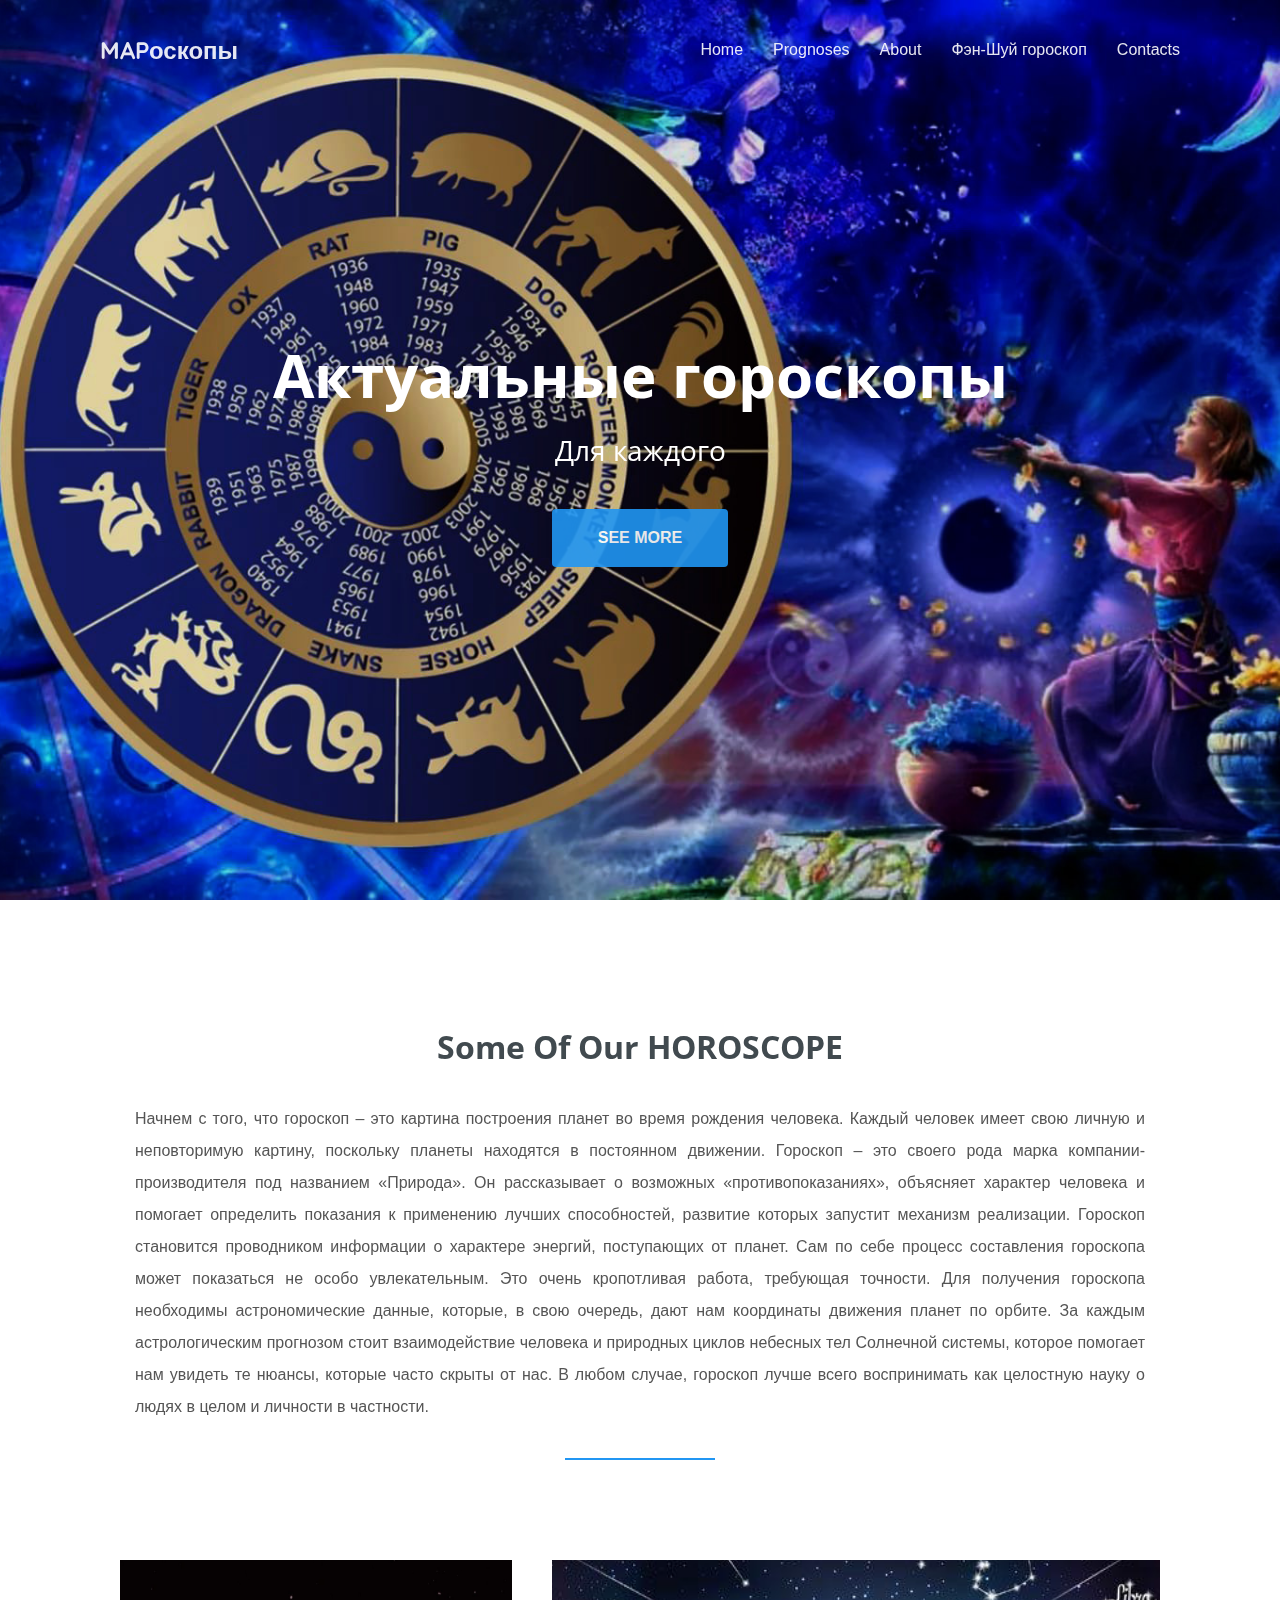
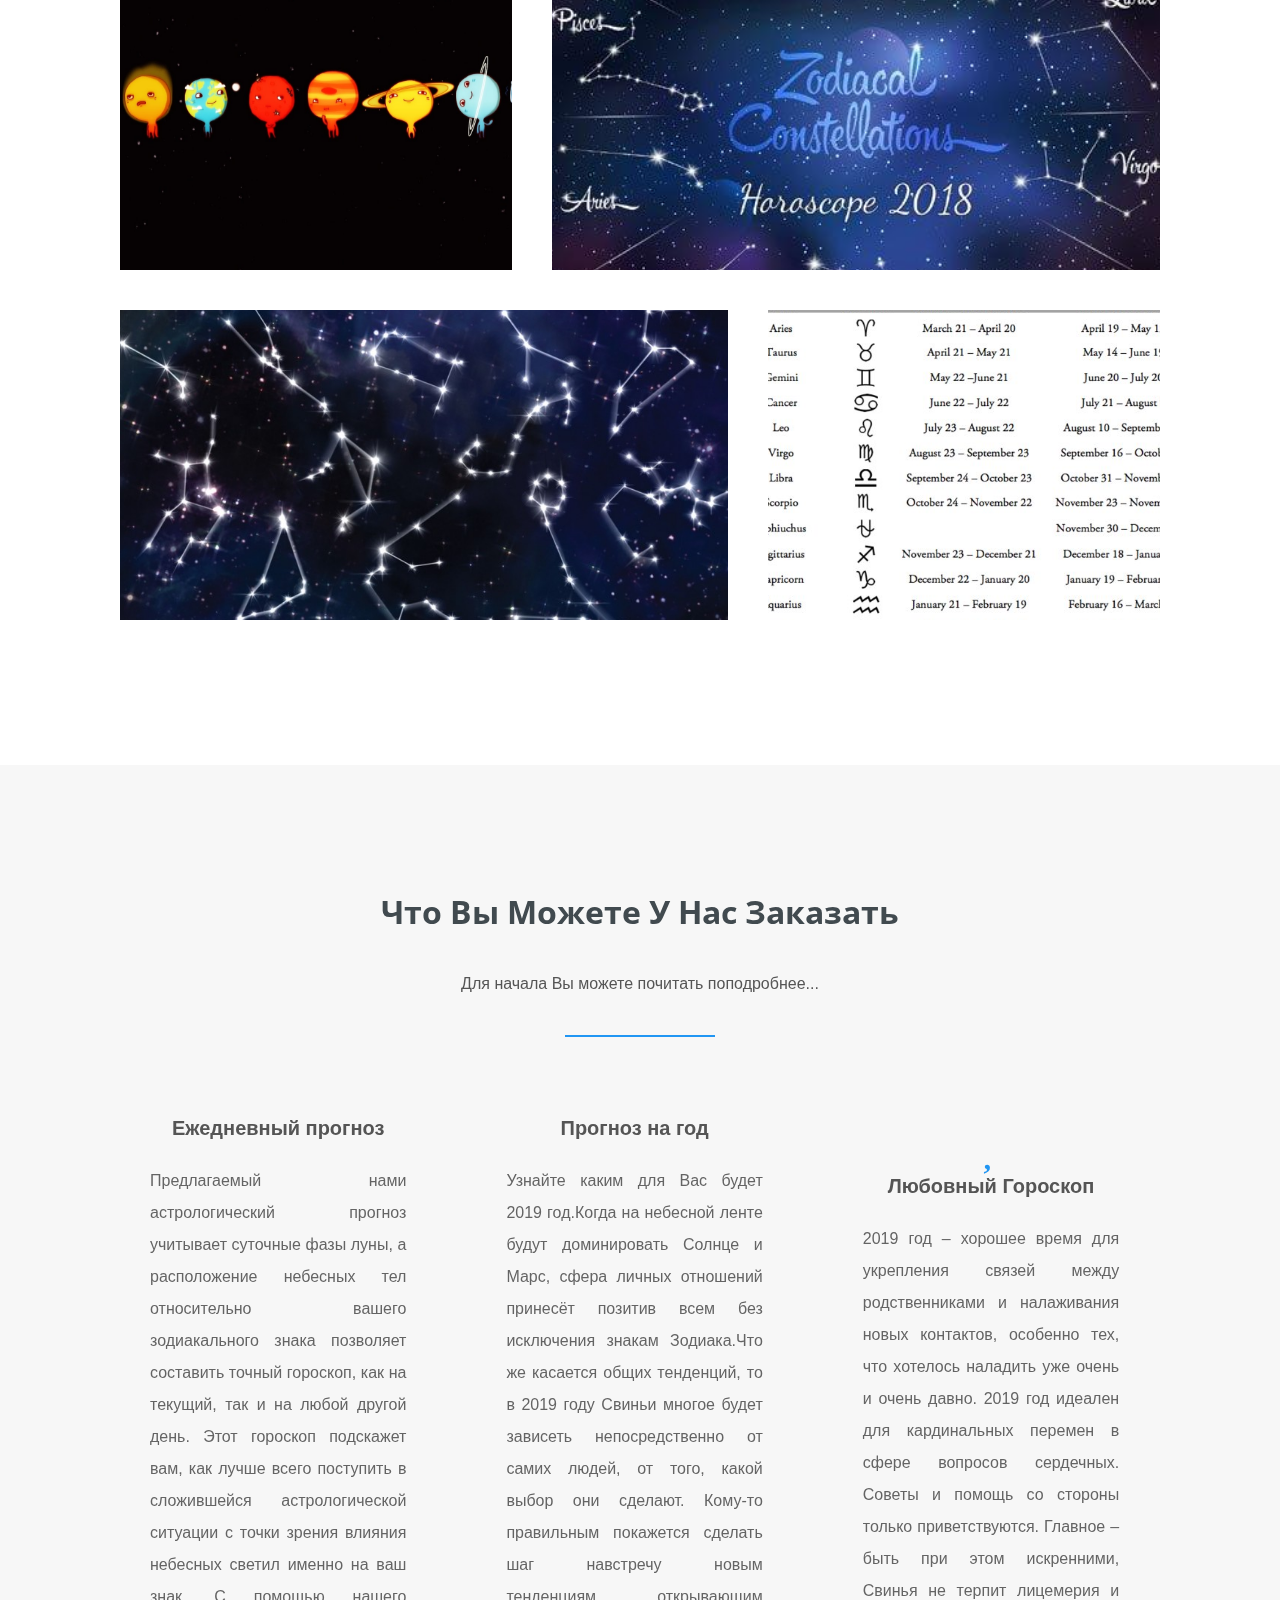
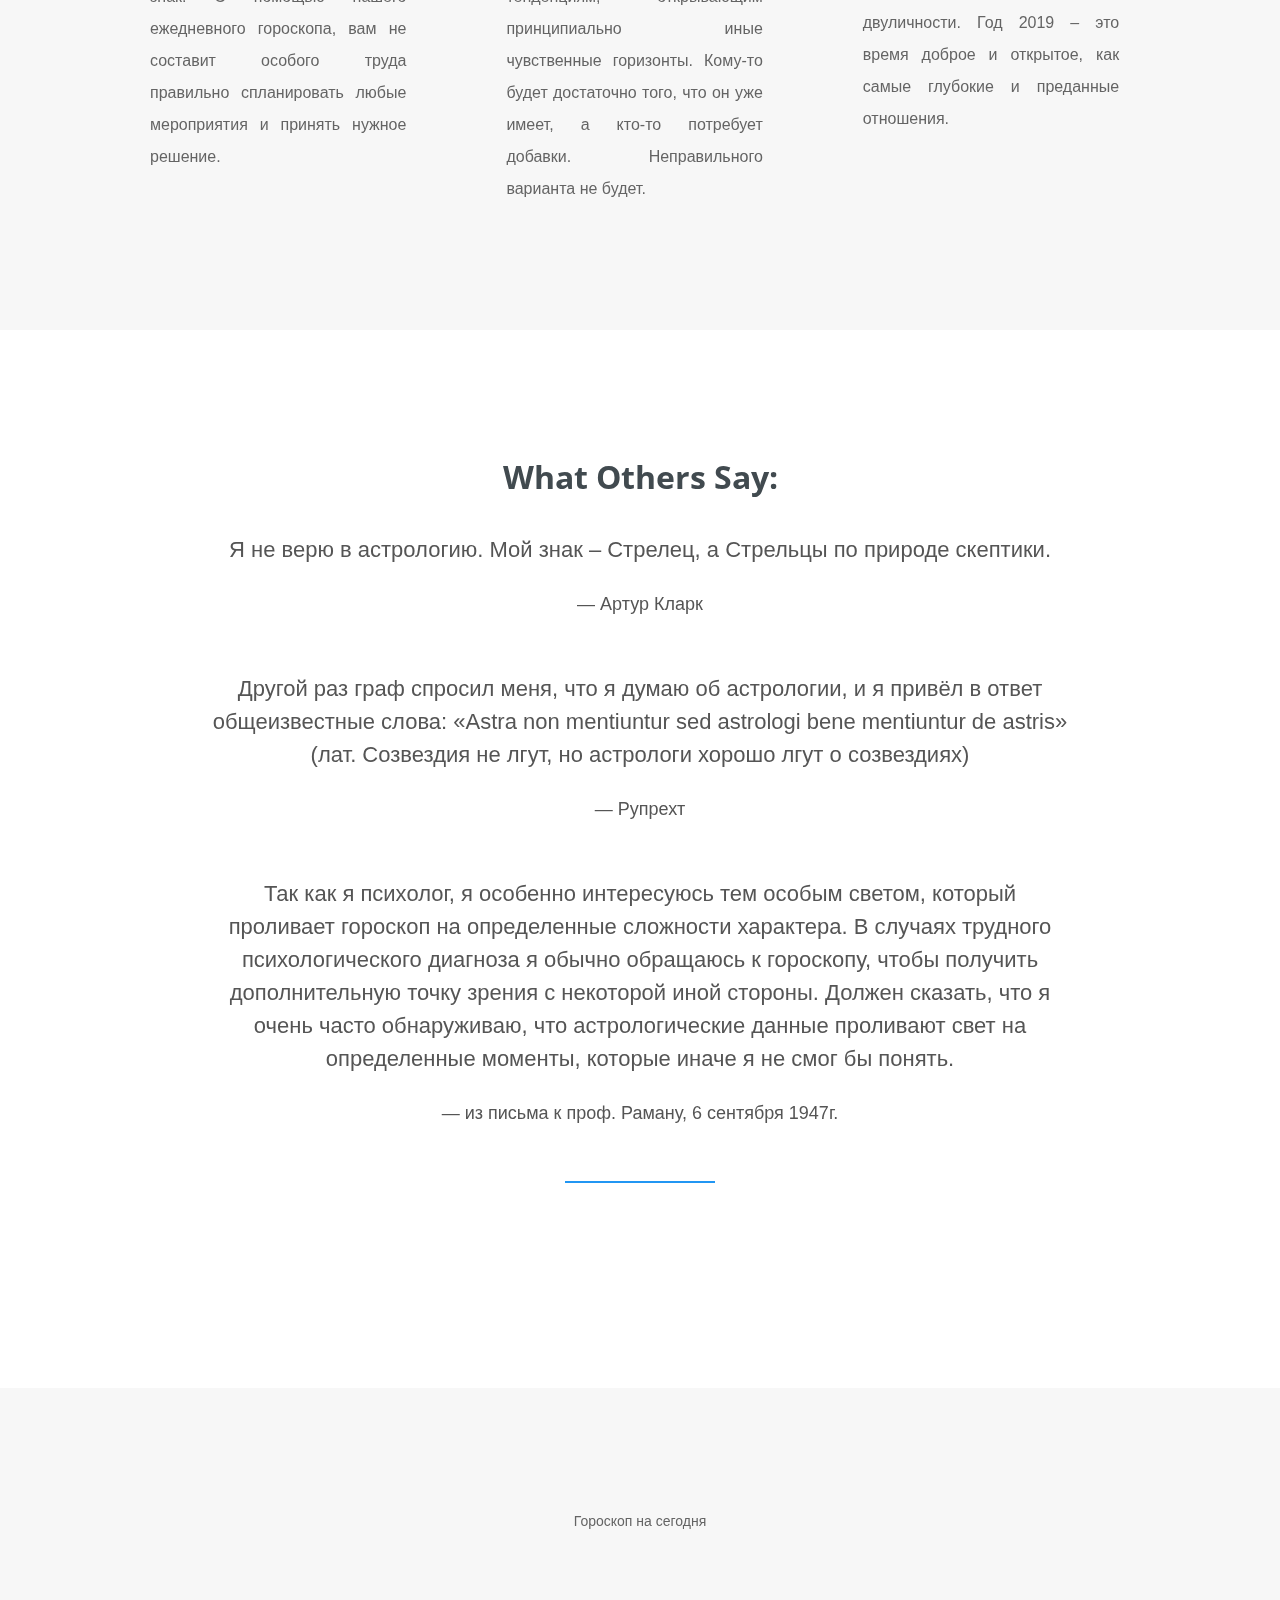
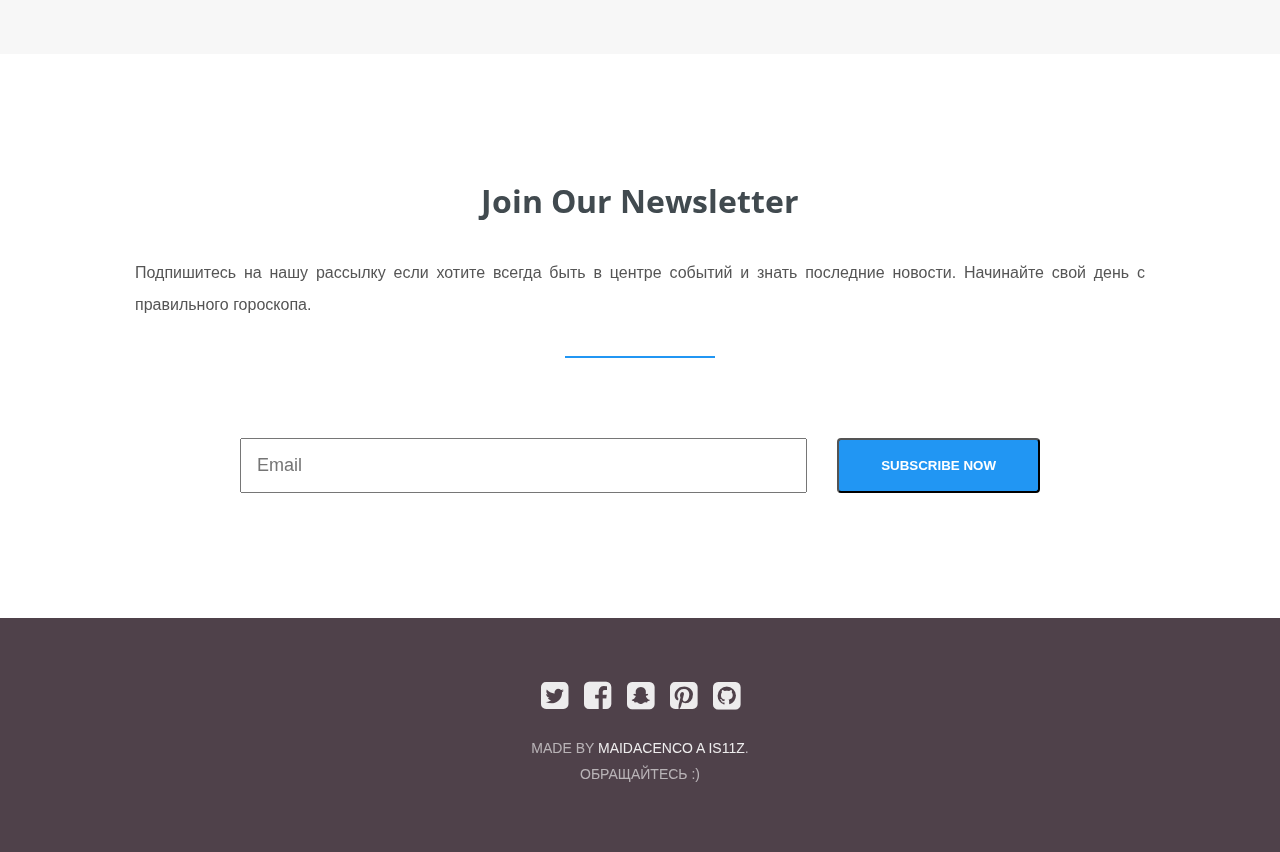
<file: мар/index.html>
<!DOCTYPE html>
<html>
<head>
    <meta charset="utf-8">
    <meta http-equiv="X-UA-Compatible" content="IE=edge">
    <meta name="viewport" content="width=device-width, initial-scale=1">
    <title>Responsive Landing Page Template With Flexbox</title>
<!-- pentru fonturi, arata gine si asa dar totusi e mai frumos , si daca pot de ce nu -->
	<link href="https://fonts.googleapis.com/css?family=Open+Sans" rel="stylesheet">
	<link href="https://fonts.googleapis.com/css?family=Quicksand" rel="stylesheet">
<!-- иконки смайлика и сердечка, daca doriti sa schimbati accesati linkul -->
<link rel="stylesheet" href="https://use.fontawesome.com/releases/v5.5.0/css/all.css" integrity="sha384-B4dIYHKNBt8Bc12p+WXckhzcICo0wtJAoU8YZTY5qE0Id1GSseTk6S+L3BlXeVIU" crossorigin="anonymous">
    <link rel="stylesheet" href="http://maxcdn.bootstrapcdn.com/font-awesome/4.6.0/css/font-awesome.min.css">
    <link rel="stylesheet" href="assets/css/styles.css">
    <link rel="shortcut icon" type="image/png" href="photos\Новая папка\ico.png"/>

</head>

<body>

	<header>
		<h2><a href="#hero">MAPоскопы</a></h2>
		<nav>
			<li><a href="#home">Home</a></li>
			<li><a href="#Prognoses">Prognoses</a></li>
			<li><a href ="#About">About</a></li>
			<li><a href="#goro">Фэн-Шуй гороскоп</a></li>
			<li><a href="#Contacts">Contacts</a></li>
			
		</nav>
	</header>

<a id="hero"></a>
	<section class="hero parallax-window" data-parallax="scroll" data-image-src="assets/img/hero.jpg">
		<h1>Актуальные гороскопы</h1>
		<h3>Для каждого</h3>
		<a href="index2.html" target="_blank" class="btn">See More</a>
	</section>


	<section class="our-work"><a id="home"></a>
		<h3 class="title">Some of our HOROSCOPE</h3>
		<p>Начнем с того, что гороскоп – это картина построения планет во время рождения человека. Каждый человек имеет свою личную и неповторимую картину, поскольку планеты находятся в постоянном движении.
Гороскоп – это своего рода марка компании-производителя под названием «Природа». Он рассказывает о возможных «противопоказаниях», объясняет характер человека и помогает определить показания к применению лучших способностей, развитие которых запустит механизм реализации. Гороскоп становится проводником информации о характере энергий, поступающих от планет. Сам по себе процесс составления гороскопа может показаться не особо увлекательным. Это очень кропотливая работа, требующая точности. Для получения гороскопа необходимы астрономические данные, которые, в свою очередь, дают нам координаты движения планет по орбите. За каждым астрологическим прогнозом стоит взаимодействие человека и природных циклов небесных тел Солнечной системы, которое помогает нам увидеть те нюансы, которые часто скрыты от нас. В любом случае, гороскоп лучше всего воспринимать как целостную науку о людях в целом и личности в частности.
</p><hr>

		<ul class="grid">
			<li class="small" style="background-image: url(assets/img/cst.jpg);"></li>
			<li class="large" style="background-image: url(assets/img/island.jpg);"></li>
			<li class="large" style="background-image: url(assets/img/balloon.jpg);"></li>
			<li class="small" style="background-image: url(assets/img/mnt.jpg);"></li>
		</div>
	</section>
	

	<section class="features" ><a id ="Prognoses"></a>
		<h3 class="title">Что вы можете у нас заказать</h3>
		<p>Для начала Вы можете почитать поподробнее...</p>
		<hr>

		<ul class="grid">
			<li>
				<i class="fas fa-grin-stars"></i>
				<h4>Ежедневный прогноз</h4>
				<p><a href="https://horoscopes.rambler.ru" target="_blank">Предлагаемый нами астрологический прогноз учитывает суточные фазы луны, а расположение небесных тел относительно вашего зодиакального знака позволяет составить точный гороскоп, как на текущий, так и на любой другой день. Этот гороскоп подскажет вам, как лучше всего поступить в сложившейся астрологической ситуации с точки зрения влияния небесных светил именно на ваш знак. С помощью нашего ежедневного гороскопа, вам не составит особого труда правильно спланировать любые мероприятия и принять нужное решение.</a></p>
			</li>
			<li>
				<i class="fas fa-grin-stars"></i>
				<h4>Прогноз на год</h4>
				<p><a href="http://astroscope.ru/horoskop/goroskopi_na_god/2019.html" target="_blank">Узнайте каким для Вас будет 2019 год.Когда на небесной ленте будут доминировать Солнце и Марс, сфера личных отношений принесёт позитив всем без исключения знакам Зодиака.Что же касается общих тенденций, то в 2019 году Свиньи многое будет зависеть непосредственно от самих людей, от того, какой выбор они сделают. Кому-то правильным покажется сделать шаг навстречу новым тенденциям, открывающим принципиально иные чувственные горизонты. Кому-то будет достаточно того, что он уже имеет, а кто-то потребует добавки. Неправильного варианта не будет.</a></p>
			</li>
			<li>
				<i class="fas fa-heart"></i>
				<h4>Любовный Гороскоп</h4>
				<p><a href="http://astroscope.ru/horoskop/goroskopi_na_god_lubov/" target="_blank">2019 год – хорошее время для укрепления связей между родственниками и налаживания новых контактов, особенно тех, что хотелось наладить уже очень и очень давно. 2019 год идеален для кардинальных перемен в сфере вопросов сердечных. Советы и помощь со стороны только приветствуются. Главное – быть при этом искренними, Свинья не терпит лицемерия и двуличности. Год 2019 – это время доброе и открытое, как самые глубокие и преданные отношения.</a></p>
			</li>
		</div>
	</section>


	<section class="reviews"><a id="About"></a>
		<h3 class="title">What others say:</h3>

		<p class="quote">Я не верю в астрологию. Мой знак – Стрелец, а Стрельцы по природе скептики.</p>
		<p class="author">— Артур Кларк</p>

		<p class="quote">Другой раз граф спросил меня, что я думаю об астрологии, и я привёл в ответ общеизвестные слова: «Astra non mentiuntur sed astrologi bene mentiuntur de astris» (лат. Созвездия не лгут, но астрологи хорошо лгут о созвездиях)</p>
		<p class="author">— Рупрехт</p>

		<p class="quote">Так как я психолог, я особенно интересуюсь тем особым светом, который проливает гороскоп на определенные сложности характера. В случаях трудного психологического диагноза я обычно обращаюсь к гороскопу, чтобы получить дополнительную точку зрения с некоторой иной стороны. Должен сказать, что я очень часто обнаруживаю, что астрологические данные проливают свет на определенные моменты, которые иначе я не смог бы понять.</p>
		<p class="author">— из письма к проф. Раману, 6 сентября 1947г.</p>
		<hr>
	</section>
	<a id="goro">
	<section class="reviews1">
		<div id="oculus-fsp"></noindex><a href="https://oculus.ru/goroskop_na_segodnya/feng-shui.html" id="oculus-fsp-link">Гороскоп на сегодня
		</a></div>
		<SCRIPT LANGUAGE = "JavaScript" charset="windows-1251" src="https://oculus.ru/export/js/fsp.js"></SCRIPT>
	</section>

<section class="contact"><a id="Contacts"></a>
		<h3 class="title">Join our newsletter</h3>
		<p>Подпишитесь на нашу рассылку если хотите всегда быть в центре событий и знать последние новости. Начинайте свой день с правильного гороскопа.</p>
		<hr>

		<form action="mail.php" method="post">
			<input type="email" placeholder="Email" name="email">
			<button type="submite" class="btn">Subscribe now</button>
		</form>
	</section>

	<footer>
		<ul>
			<li><a href="https://twitter.com/?lang=ru"><i class="fa fa-twitter-square"></i></a></li>
			<li><a href="https://www.facebook.com/people/%D0%90%D0%BD%D0%B0%D1%81%D1%82%D0%B0%D1%81%D0%B8%D1%8F-%D0%A0%D0%B0%D0%B4%D0%B8%D0%BE%D0%BD%D0%BE%D0%B2%D0%BD%D0%B0-%D0%9C%D0%B0%D0%B9%D0%B4%D0%B0%D1%87%D0%B5%D0%BD%D0%BA%D0%BE/100005618323756"><i class="fa fa-facebook-square"></i></a></li>
			<li><a href="https://www.snapchat.com/"><i class="fa fa-snapchat-square"></i></a></li>
			<li><a href="https://www.pinterest.com/"><i class="fa fa-pinterest-square"></i></a></li>
			<li><a href="https://github.com/usarb/ppw2018"><i class="fa fa-github-square""></i></a></li>
		</ul>
		<p>Made by <a href="https://vk.com/anastasiaradion" target="_blank">Maidacenco A IS11Z</a>.</p>
		<p>Обращайтесь :)</p>
	</footer>
<script src="https://ajax.googleapis.com/ajax/libs/jquery/3.3.1/jquery.min.js"></script>
	<script src="./assets/js/parallax.min.js"></script>
		<script src="./assets/js/scripts.js"></script>
	<script>
		$(document).ready(function(){
			var fixedHeader = $('header');
			navFixedClass = 'nav-fixed';
			addFixed(fixedHeader, navFixedClass);
			$(window).scroll(function(){
				addFixed(fixedHeader, navFixedClass);				
			});
		});
		function addFixed(fixedHeader, navFixedClass){
			if($(this).scrollTop() > $('header').height()){
				fixedHeader.addClass(navFixedClass);
			}else{
				fixedHeader.removeClass(navFixedClass);
			}
		}
	</script>
</body>
</html>
</file>
<file: мар/assets/css/styles.css>
/*-------------
 	General
-------------*/

*{
	margin: 0;
	padding: 0;
	box-sizing: border-box;
}

html{
	font: normal 16px sans-serif;
	color: #555;
}

ul, nav{
	list-style: none;
}
.nav-fixed{
	position: fixed;
	top: 0;
	width: 100%;
	background-color: rgba(0, 0, 0, 0.4);
	
}
.bg-img{
	height: 100vh;
}

a{
	text-decoration: none;
	color: inherit;
	cursor: pointer;

	opacity: 0.9;
}

a:hover{
	opacity: 1;
}

a.btn, button{
	color: #fff;
	border-radius: 4px;
	text-transform: uppercase;
	background-color: #2196F3;
	font-weight: 800;
	text-align: center;
}

hr{
	width: 150px;
	height: 2px;
	background-color: #2196F3;
	border: 0;
	margin-bottom: 80px;
}

section{
	display: flex;
	flex-direction: column;
	align-items: center;

	padding: 125px 100px;
}

@media (max-width: 1000px){

	section{
		padding: 100px 50px;
	}

}

@media (max-width: 600px){

	section{
		padding: 80px 30px;
	}

}

section h3.title{
	color: #414a4f;
	text-transform: capitalize; 
	font: bold 32px 'Open Sans', sans-serif;
	margin-bottom: 35px;
	text-align: center;
}

section p{
	max-width: 1050px;
	text-align: justify;
	margin-bottom: 35px;
	padding: 0 20px;
	line-height: 2;
}

ul.grid{
	width: 100%;
	display: flex;
	flex-wrap: wrap;
	justify-content: start;
}


/*-------------
 	Header
-------------*/

header{
	position: absolute;
	top: 0;
	left: 0;
	z-index: 10;
	width: 100%;
	display: flex;
	justify-content: space-between;
	align-items: center;
	color: #fff;
	padding: 35px 100px 0;
}

header h2{
	font-family: 'Quicksand', sans-serif;
}

header nav{
	display: flex;
}

header nav li{
	margin: 0 15px;
}

header nav li:first-child{
	margin-left: 0;	
}

header nav li:last-child{
	margin-right: 0;	
}



@media (max-width: 1000px){
	header{
		padding: 20px 50px;
	}
}


@media (max-width: 700px){
	header{
		flex-direction: column;		
	}

	header h2{
		margin-bottom: 15px;
	}
}



/*----------------
 	Hero Section
----------------*/

.hero{
	position: relative;
	justify-content: center;
	min-height: 100vh;
	color: #fff;
	text-align: center;
}

.hero .background-image{
	position: absolute;
	top: 0;
	left: 0;
	width: 100%;
	height: 100%;
	background-size: cover;
	background-color: #2196F3;
	z-index: -1;
}

.hero .background-image:after{
	content: '';
	position: absolute;
	top: 0;
	left: 0;
	width: 100%;
	height: 100%;
	background-color: #414a4f;
	opacity: 0.75;
}

.hero h1{
	font: bold 60px 'Open Sans', sans-serif;
	margin-bottom: 15px;
}

.hero h3{
	font: normal 28px 'Open Sans', sans-serif;
	margin-bottom: 40px;
}

.hero a.btn{
	padding: 20px 46px;
}

@media (max-width: 800px){

	.hero{
		min-height: 600px;
	}

	.hero h1{
		font-size: 48px;
	}

	.hero h3{
		font-size: 24px;
	}

	.hero a.btn{
		padding: 15px 40px;
	}

}



/*--------------------
 	Our Work Section
---------------------*/

.оur-work{
	background-color: #fff;
}

.our-work .grid li{
	padding: 20px;
	height: 350px;
	border-radius: 3px;

	background-clip: content-box;
	background-size: cover;
	background-position: center;
	background-color: #333;
}

.our-work .grid li.small{
	flex-basis: 40%;
}

.our-work .grid li.large{
	flex-basis: 60%;
}


@media (max-width: 1000px){

	.our-work .grid li.small,
	.our-work .grid li.large{
		flex-basis: 100%;
	}

}



/*----------------------
 	Features Section
----------------------*/

.features{
	background-color: #f7f7f7;
}

.features .grid li{
	padding: 0 30px;
	flex-basis: 33%;
	text-align: center;
}

.features .grid li i{
    font-size: 50px;
    color: #2196F3;
    margin-bottom: 25px;
}

.features .grid li h4{
	color: #555;
    font-size: 20px;
    margin-bottom: 25px;
}

.features .grid li p{
    margin: 0;
}

@media (max-width: 1000px){

	.features .grid li{
		flex-basis: 70%;
		margin-bottom: 65px;
	}

	.features .grid li:last-child{
		margin-bottom: 0;
	}

}


@media (max-width: 600px){

	.features .grid li{
		flex-basis: 100%;
	}

}



/*--------------------
 	Reviews Section
--------------------*/

.reviews{
	background-color:#fff;
}
.reviews1{
	background-color:#f7f7f7;
}


.reviews .quote{
	text-align: center;
	width: 80%;
    font-size: 22px;
    font-weight: 300;
    line-height: 1.5;
    margin-bottom: 20px;
    padding: 0;
}

.reviews .author{
    font-size: 18px;
    margin-bottom: 50px;
}

.reviews .author:last-child{
    margin-bottom: 0;
}

@media (max-width: 1000px){

	.reviews .quote{
		font-size: 20px;
	}

	.reviews .author{
	    font-size: 16px;
	}

}



/*---------------------
 	Contact Section
---------------------*/

.contact{
	background-color: #fff;
}

.contact form{
	display: flex;
	align-items: center;
	justify-content: center;
	flex-wrap: wrap;

	max-width: 800px;
	width: 80%;
}

.contact form input{
	padding: 15px;
	flex: 1;
	margin-right: 30px;
	font-size: 18px;
	color: #555;
}

.contact form .btn{
	padding: 18px 42px;
}


@media (max-width: 800px){

	.contact form input{
		flex-basis: 100%;
		margin: 0 0 20px 0;
	}

}




/*-------------
 	Footer
-------------*/

footer{
	display: flex;
	flex-direction: column;
	align-items: center;
	text-align: center;
	color: #fff;
	background-color: #4f414a;
	padding: 60px 0;
}

footer ul{
	display: flex;
	margin-bottom: 25px;
	font-size: 32px;
}

footer ul li{
	margin: 0 8px;	
}

footer ul li:first-child{
	margin-left: 0;	
}

footer ul li:last-child{
	margin-right: 0;	
}

footer p{
	text-transform: uppercase;
	font-size: 14px;
	color: rgba(255,255,255,0.6);
	margin-bottom: 10px;
}

footer p a{
	color: #fff;
}
/* Все стили можно менять в импортируемом гороскопе */
#oculus-fsp {font-family: Arial, Helvetica, sans-serif;font-size: 14px;}
.oculus-fsp-title {font-size: 18px;line-height: 25px;font-weight: bold;}
.oculus-fsp-epi {margin: 5px 0px;font-style: italic;text-align: right;}
.oculus-fsp-tom {font-weight: bold;margin: 3px 0px;}
#oculus-fsp p {text-align: justify;padding: 3px 0px;margin: 0px;margin-left: 50px;}

@media (max-width: 700px){

	footer{
		padding: 80px 15px;
	}

}


/* -- Demo ads -- */

@media (max-width: 1200px) {
	#bsaHolder{ display:none;}
}
/* special for index2*/
</file>
